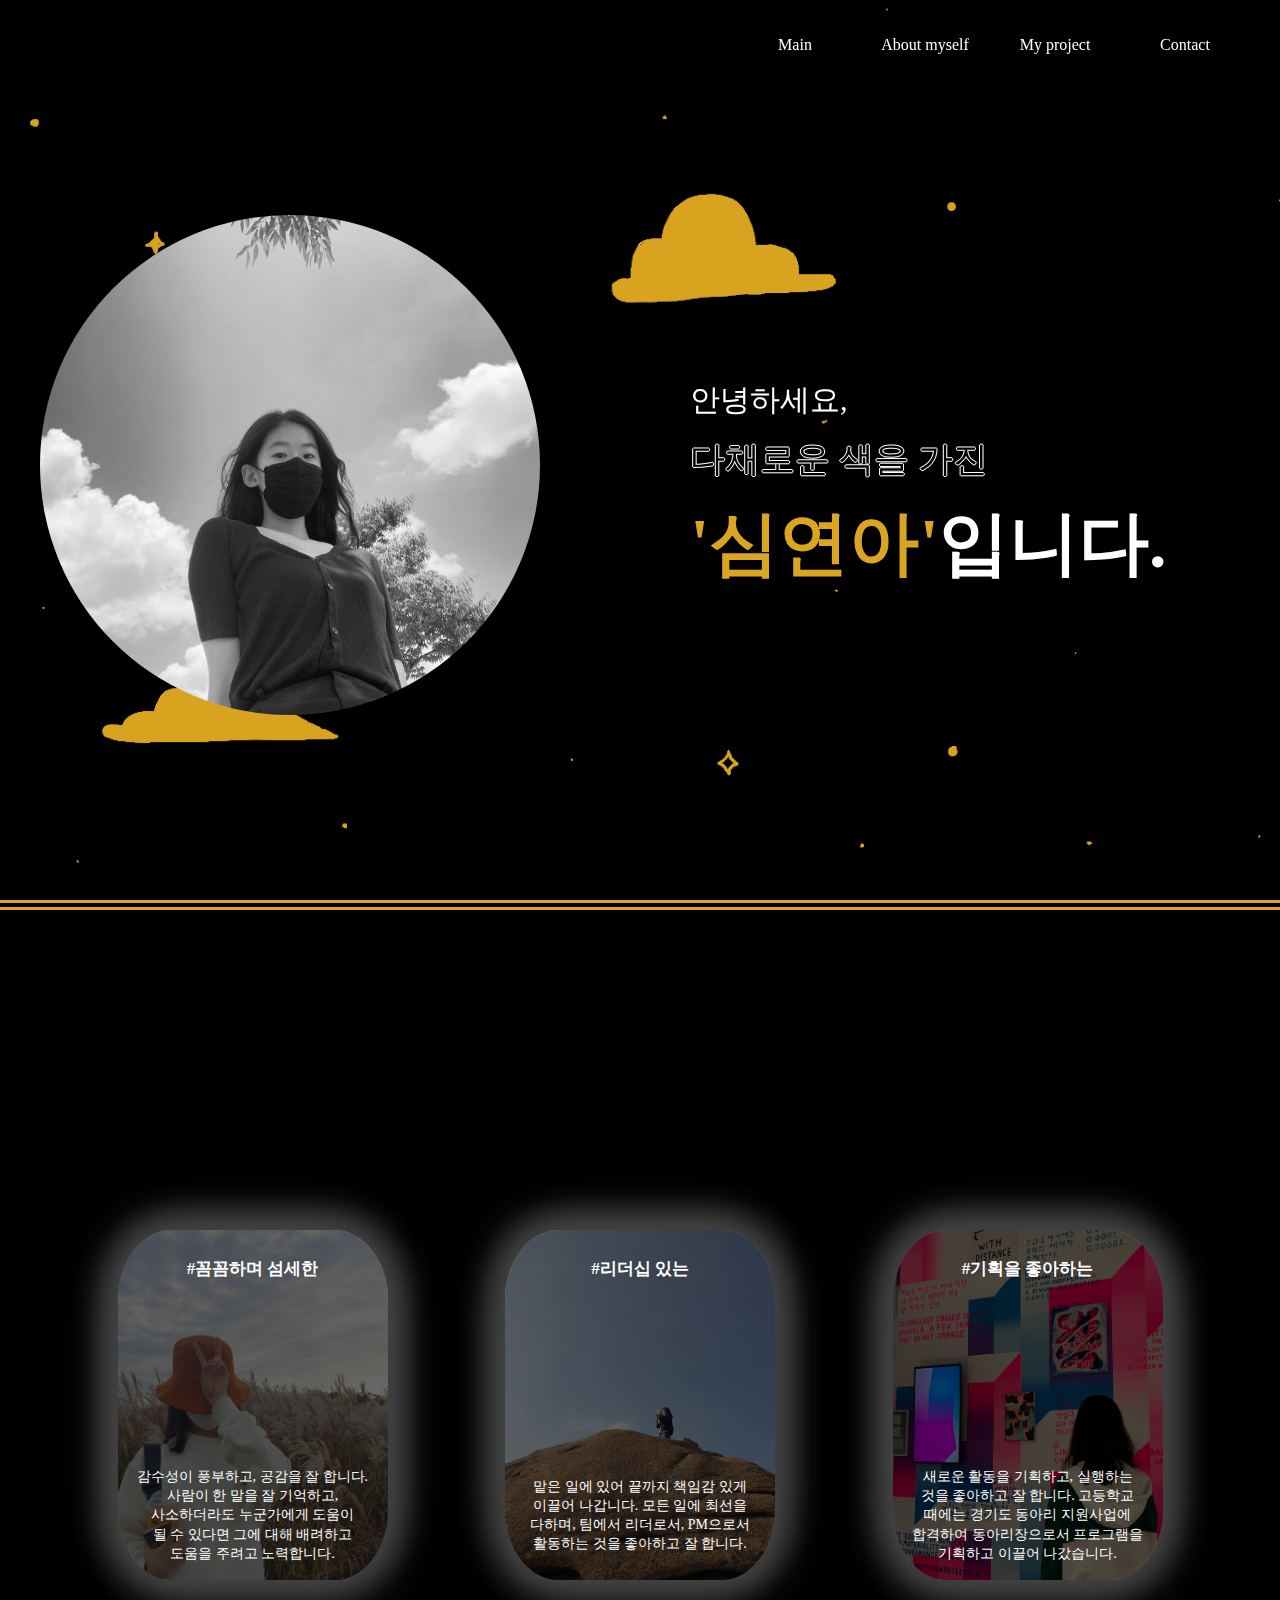
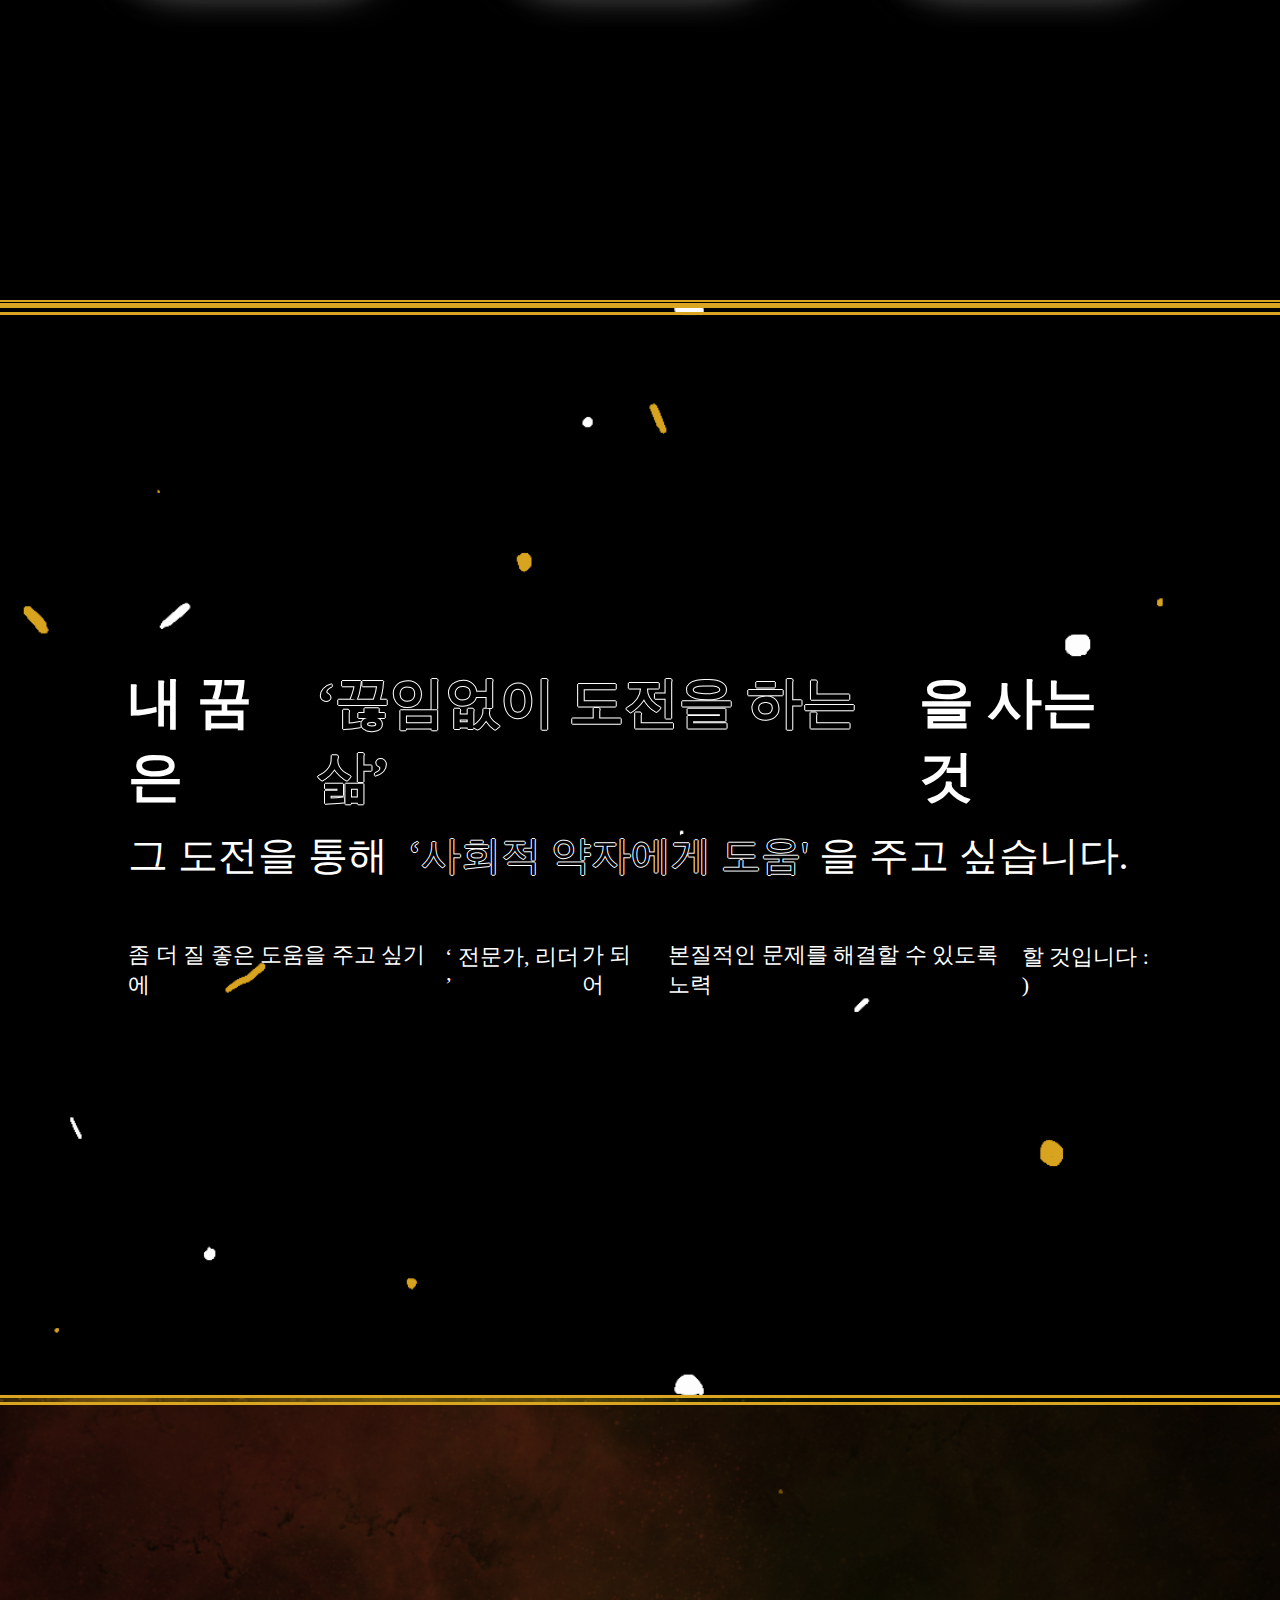
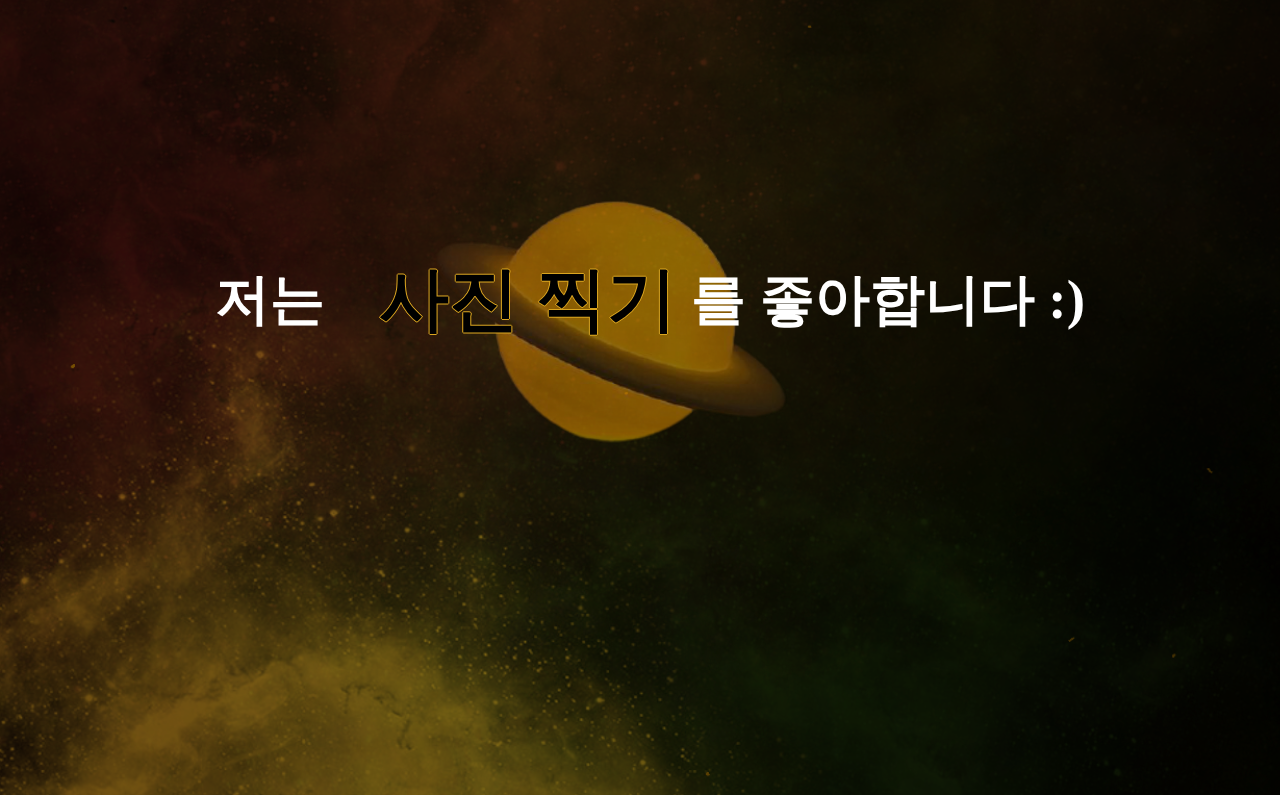
<file: About_myself/About_myself.html>
<!DOCTYPE html>
<html lang="en">

<head>
    <meta charset="UTF-8">
    <meta http-equiv="X-UA-Compatible" content="IE=edge">
    <meta name="viewport" content="width=device-width, initial-scale=1.0">
    <title>About_myself</title>
    <link rel="stylesheet" href="../Header/header.css">
    <link rel="stylesheet" href="./About_myself.css">
</head>

<body>
    <header>
        <div class="inner-container">
            <div class="header-btns"><a href="../index.html">Main</a></div>
            <div class="header-btns"><a href="../About_myself/About_myself.html">About myself</a></div>
            <div class="header-btns"><a href="../My_project/My_project.html">My project</a></div>
            <div class="header-btns"><a href="../Contact/Contact.html">Contact</a></div>
        </div>
    </header>

    <!-- header 끝 / 본문 시작 ------------------------------------ -->
    <section class="section1">
        <div class="maincontents">
            <div class="circularimg">
                <img src="../img/About-myself-maincircularimg-black.jpg">
            </div>
            <div class="titletext">
                <div class="text1">안녕하세요,</div>
                <div class="text2">다채로운 색을 가진</div>
                <div class="text3"><span>'심연아'</span>입니다.</div>

            </div>
        </div>
    </section>
    <section class="box"></section>

    <section class="section2">
        <!-- who am i  -->
        <div class="backgroundimg2"></div>
        <!-- 배경 이미지 -->
        <div class="outlinewrap">
            <!-- 전체 아웃라인 position: fixed -->
            <div class="leftbox">
                <div class="overlay"></div>
                <div class="maintitle">
                    <p>#꼼꼼하며 섬세한</p>
                </div>
                <div class="maincontents2">
                    감수성이 풍부하고, 공감을 잘 합니다. <br> 사람이 한 말을 잘 기억하고, <br>사소하더라도 누군가에게 도움이 <br>될 수 있다면 그에 대해 배려하고<br> 도움을 주려고 노력합니다.
                </div>
            </div>
            <!-- 중간 outling div -->
            <div class="centerbox">
                <div class="overlay"></div>
                <div class="maintitle">
                    <p>#리더십 있는</p>
                </div>
                <div class="maincontents2">
                    맡은 일에 있어 끝까지 책임감 있게 <br> 이끌어 나갑니다. 모든 일에 최선을 <br> 다하며, 팀에서 리더로서, PM으로서<br> 활동하는 것을 좋아하고 잘 합니다.
                </div>
            </div>
            <!-- 마지막 div -->
            <div class="rightbox">
                <div class="overlay"></div>
                <div class="maintitle">
                    <p>#기획을 좋아하는</p>
                </div>
                <div class="maincontents2">
                    새로운 활동을 기획하고, 실행하는 <br>것을 좋아하고 잘 합니다. 고등학교 <br>때에는 경기도 동아리 지원사업에 <br>합격하여 동아리장으로서 프로그램을 <br>기획하고 이끌어 나갔습니다.
                </div>
            </div>
        </div>
    </section>

    <!-- section2 끝 / section 3 시작 ----------------------- -->

    <section class="section3">
        <div class="textwrap2">
            <div class="mydream">
                <div class="mtext1">내 꿈은 </div>
                <div class="mtext2">‘끊임없이 도전을 하는 삶’</div>
                <div class="mtext1">을 사는 것 </div>
            </div>
            <div class="throughit">
                <div class="mtext1">그 도전을 통해 </div>
                <div class="mtext2">‘사회적 약자에게 도움'</div>
                <div class="mtext1">을 주고 싶습니다.</div>
            </div>
            <div class="illbecome">
                <div class="mtext1">좀 더 질 좋은 도움을 주고 싶기에 </div>
                <div class="mtext3">‘ 전문가, 리더 ’</div>
                <div class="mtext1">가 되어</div>
                <div class="mtext3">본질적인 문제를 해결할 수 있도록 노력</div>
                <div class="mtext1">할 것입니다 : ) </div>
            </div>
        </div>
    </section>

    <!-- section3 끝 / Section 4 시작 ------------------- -->

    <section class="section4">
        <div class="lightblubimg">
            <img src="../img/About-myself-section2-img_2__1_-removebg-preview.png">
        </div>
        <div class="textwrap">
            <div class="inlinetextwrap">
                <div class="lefttextbox">
                    <p>저는</p>
                </div>
                <div class="textscroll">
                    <ul class="whatIlike_ul">
                        <li class="whatIlike_txt">사진 찍기</li>
                        <li class="whatIlike_txt">춤 / 발레</li>
                        <li class="whatIlike_txt">글 쓰기</li>
                        <li class="whatIlike_txt">기획하기</li>
                        <li class="whatIlike_txt">디자인</li>
                    </ul>
                </div>
                <div class="righttextbox">
                    <p>를 좋아합니다 :)</p>
                </div>
            </div>
        </div>
    </section>



    <section class="section5"></section>



</body>

</html>
</file>
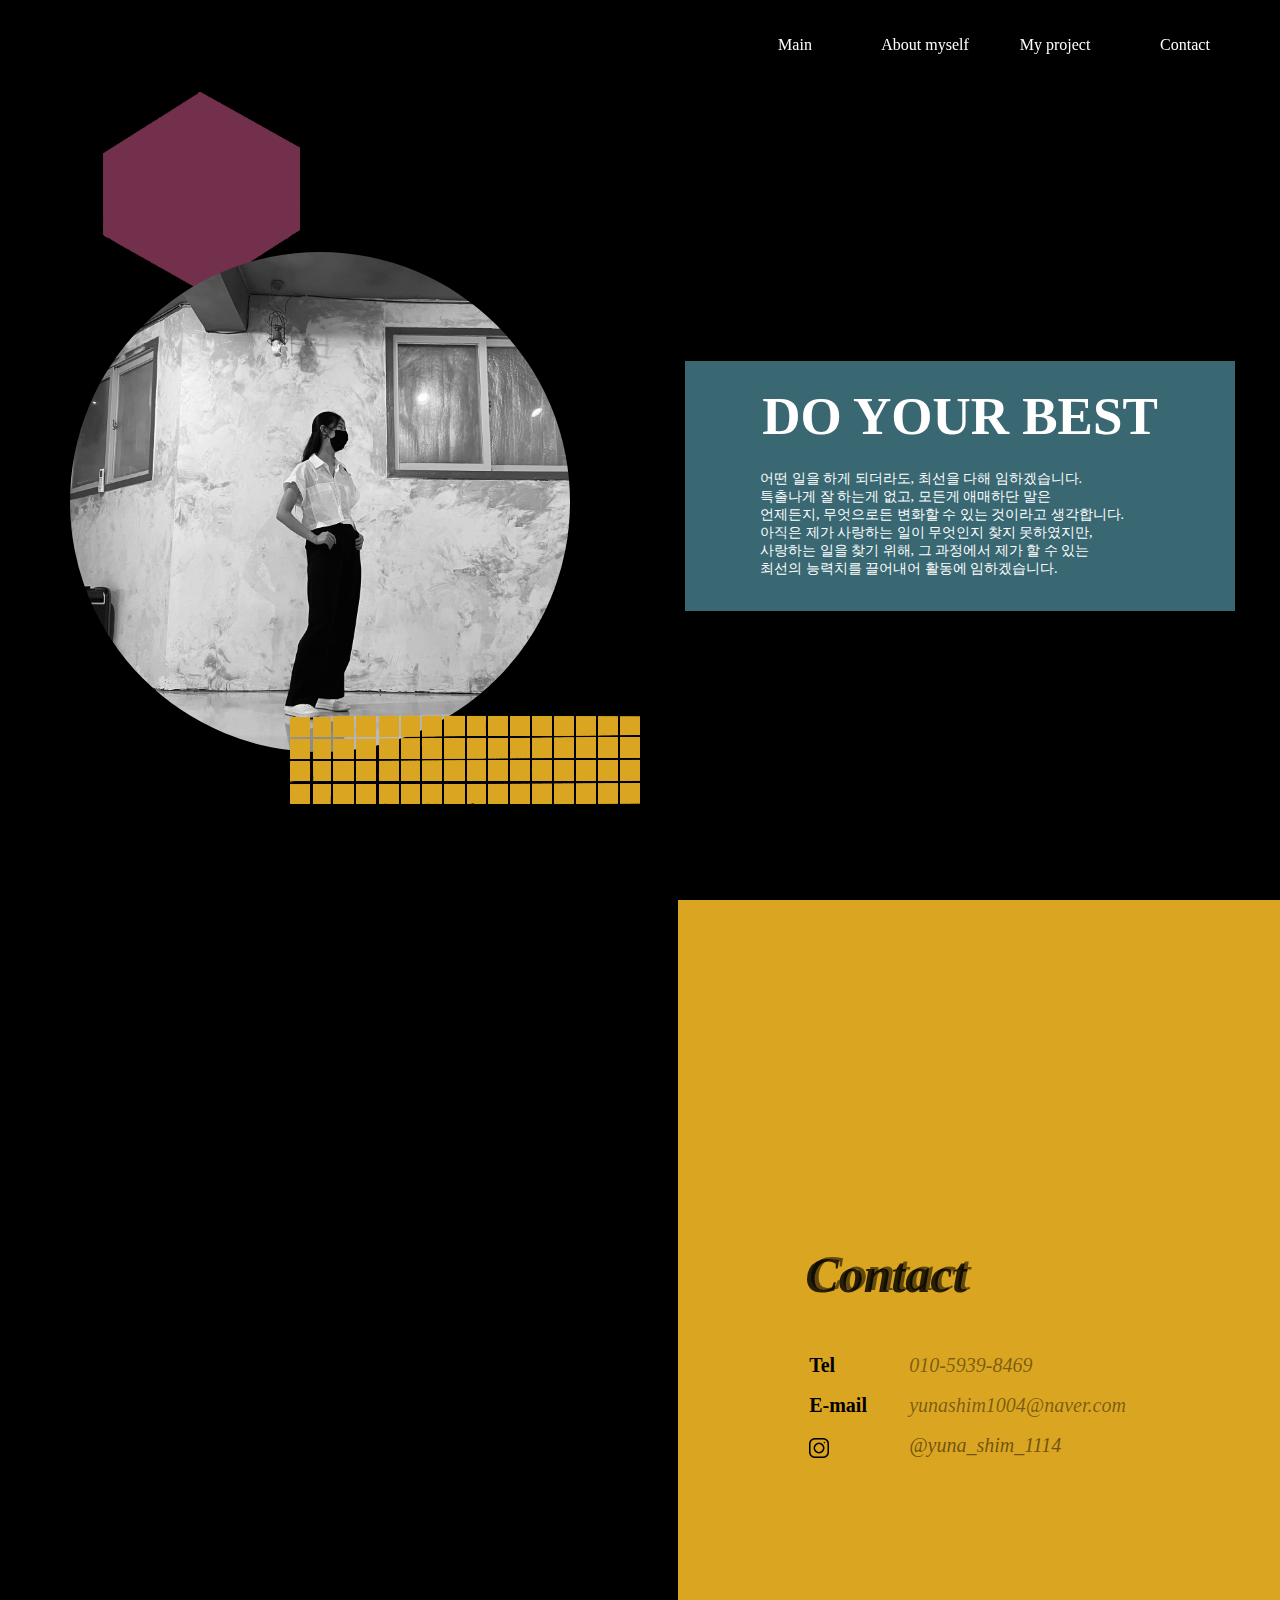
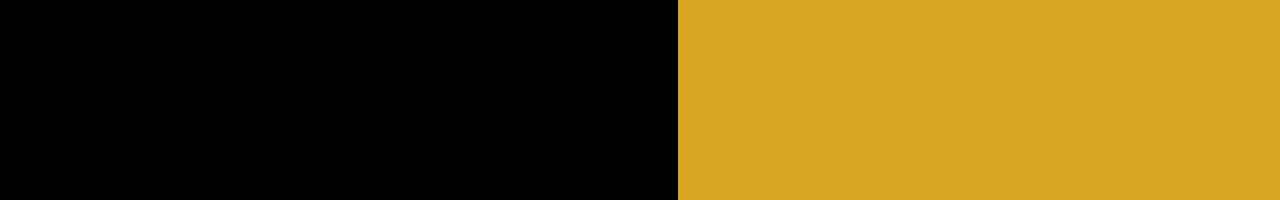
<file: Contact/Contact.html>
<!DOCTYPE html>
<html lang="en">

<head>
    <meta charset="UTF-8">
    <meta http-equiv="X-UA-Compatible" content="IE=edge">
    <meta name="viewport" content="width=device-width, initial-scale=1.0">
    <title>Contact</title>
    <link rel="stylesheet" href="../Header/header.css">
    <link rel="stylesheet" href="./Contact.css">
</head>

<body>
    <!-- header 시작---------------------------------------------------------- -->
    <header>
        <div class="inner-container">
            <div class="header-btns"><a href="../index.html">Main</a></div>
            <div class="header-btns"><a href="../About_myself/About_myself.html">About myself</a></div>
            <div class="header-btns"><a href="../My_project/My_project.html">My project</a></div>
            <div class="header-btns"><a href="../Contact/Contact.html">Contact</a></div>
        </div>
    </header>
    <!-- header 끝 본문 시작----------------------------------------------- -->

    <div style="position: relative; z-index: 10;">
        <section class="section1">
            <!-- 왼쪽 img ----------->
            <div class="fixed_img">
                <!-- main 사진 -->
                <div class="blackimg">
                    <img src="../img/contact_main_img_2.jpg">
                </div>
                <!-- 노랑색 사각형 -->
                <div class="decoyellowcircles">
                    <img src="../img/contact_decoyellowimg.png">
                </div>
                <!-- 노랑색 육각형?  -->
                <div class="backgroundbox">
                    <img src="../img/contact_decobox.png">
                </div>
            </div>
            <!-- moto 내가 가진 비전에 대한 이야기  -->
            <div class="motowrap">
                <div class="insidemotowrap">
                    <div class="my_moto">
                        <p>DO YOUR BEST</p>
                    </div>
                    <div class="motodescription">
                        <P>
                            어떤 일을 하게 되더라도, 최선을 다해 임하겠습니다. <br> 특출나게 잘 하는게 없고, 모든게 애매하단 말은<br> 언제든지, 무엇으로든 변화할 수 있는 것이라고 생각합니다. <br> 아직은 제가 사랑하는 일이 무엇인지 찾지 못하였지만, <br> 사랑하는 일을 찾기 위해, 그 과정에서 제가 할 수 있는 <br> 최선의 능력치를 끌어내어 활동에 임하겠습니다.
                        </P>
                    </div>
                </div>
            </div>
        </section>

        <section class="white_box">
        </section>

        <section class="section2">
            <div class="yellow-panel">
                <div class="textbox">
                    <div class="texttitle">
                        <p>Contact</p>
                    </div>
                    <div class="textwrap">
                        <div class="lefttextbox">
                            <ul>
                                <li>Tel</li>
                                <li>E-mail</li>
                                <li><img src="../img/instagram.png" style="width: 20px; height: 20px; margin-top: 13px;"></li>
                            </ul>
                        </div>
                        <div class="detailinfobox">
                            <ul>
                                <li>010-5939-8469</li>
                                <li>yunashim1004@naver.com</li>
                                <li><a href="https://www.instagram.com/?hl=ko" class="instagramtext">@yuna_shim_1114</a>
                                </li>
                            </ul>
                        </div>
                    </div>
                </div>
            </div>
        </section>
    </div>


</body>

</html>
</file>
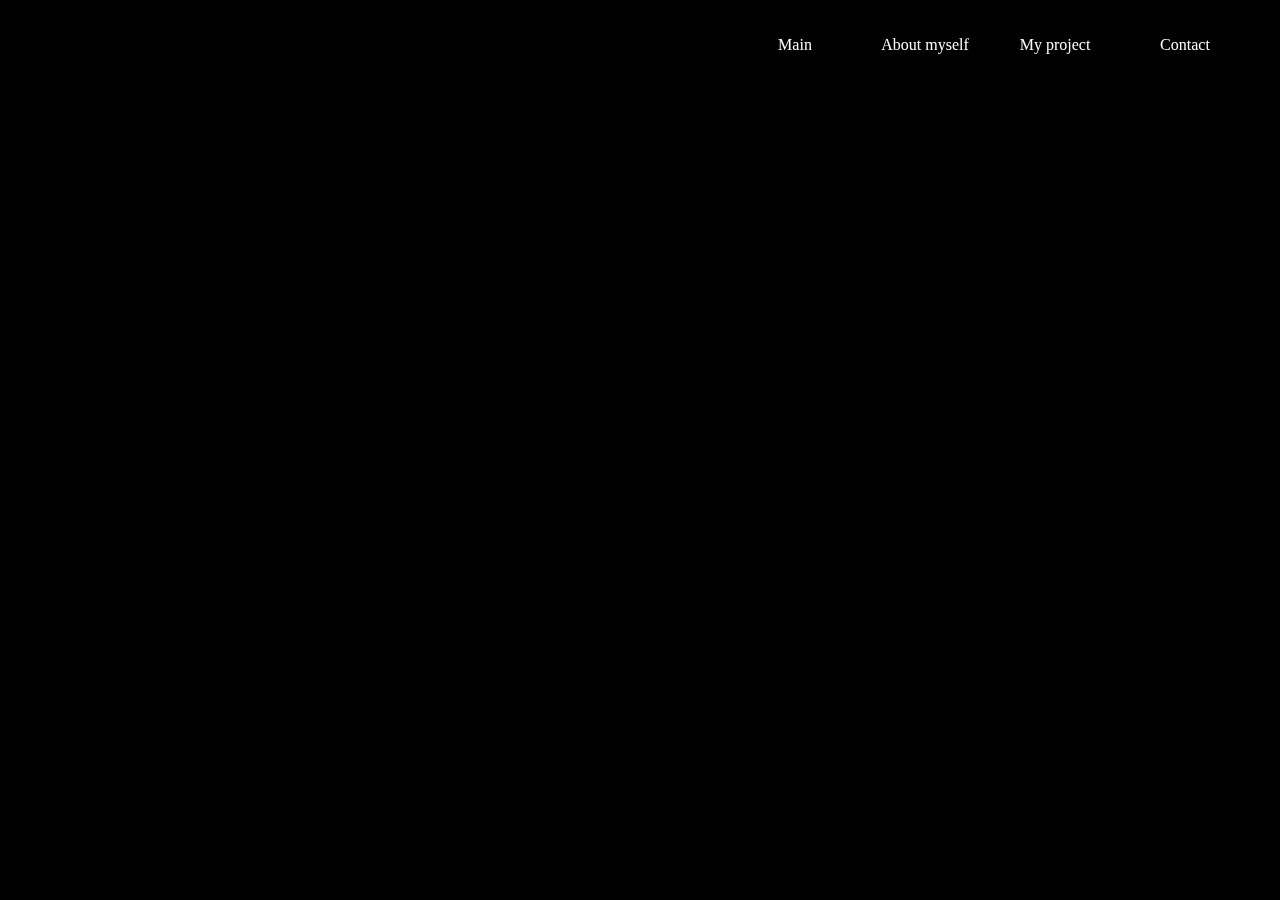
<file: Header/header.html>
<!DOCTYPE html>
<html lang="en">

<head>
    <meta charset="UTF-8">
    <meta http-equiv="X-UA-Compatible" content="IE=edge">
    <meta name="viewport" content="width=device-width, initial-scale=1.0">
    <title>Header</title>
    <link rel="stylesheet" href="./header.css">
</head>

<body>
    <header>
        <div class="inner-container">
            <div class="header-btns"><a href="../index.html">Main</a></div>
            <div class="header-btns"><a href="../About_myself/About_myself.html">About myself</a></div>
            <div class="header-btns"><a href="../My_project/My_project.html">My project</a></div>
            <div class="header-btns"><a href="../Contact/Contact.html">Contact</a></div>
        </div>
    </header>
</body>

</html>
</file>
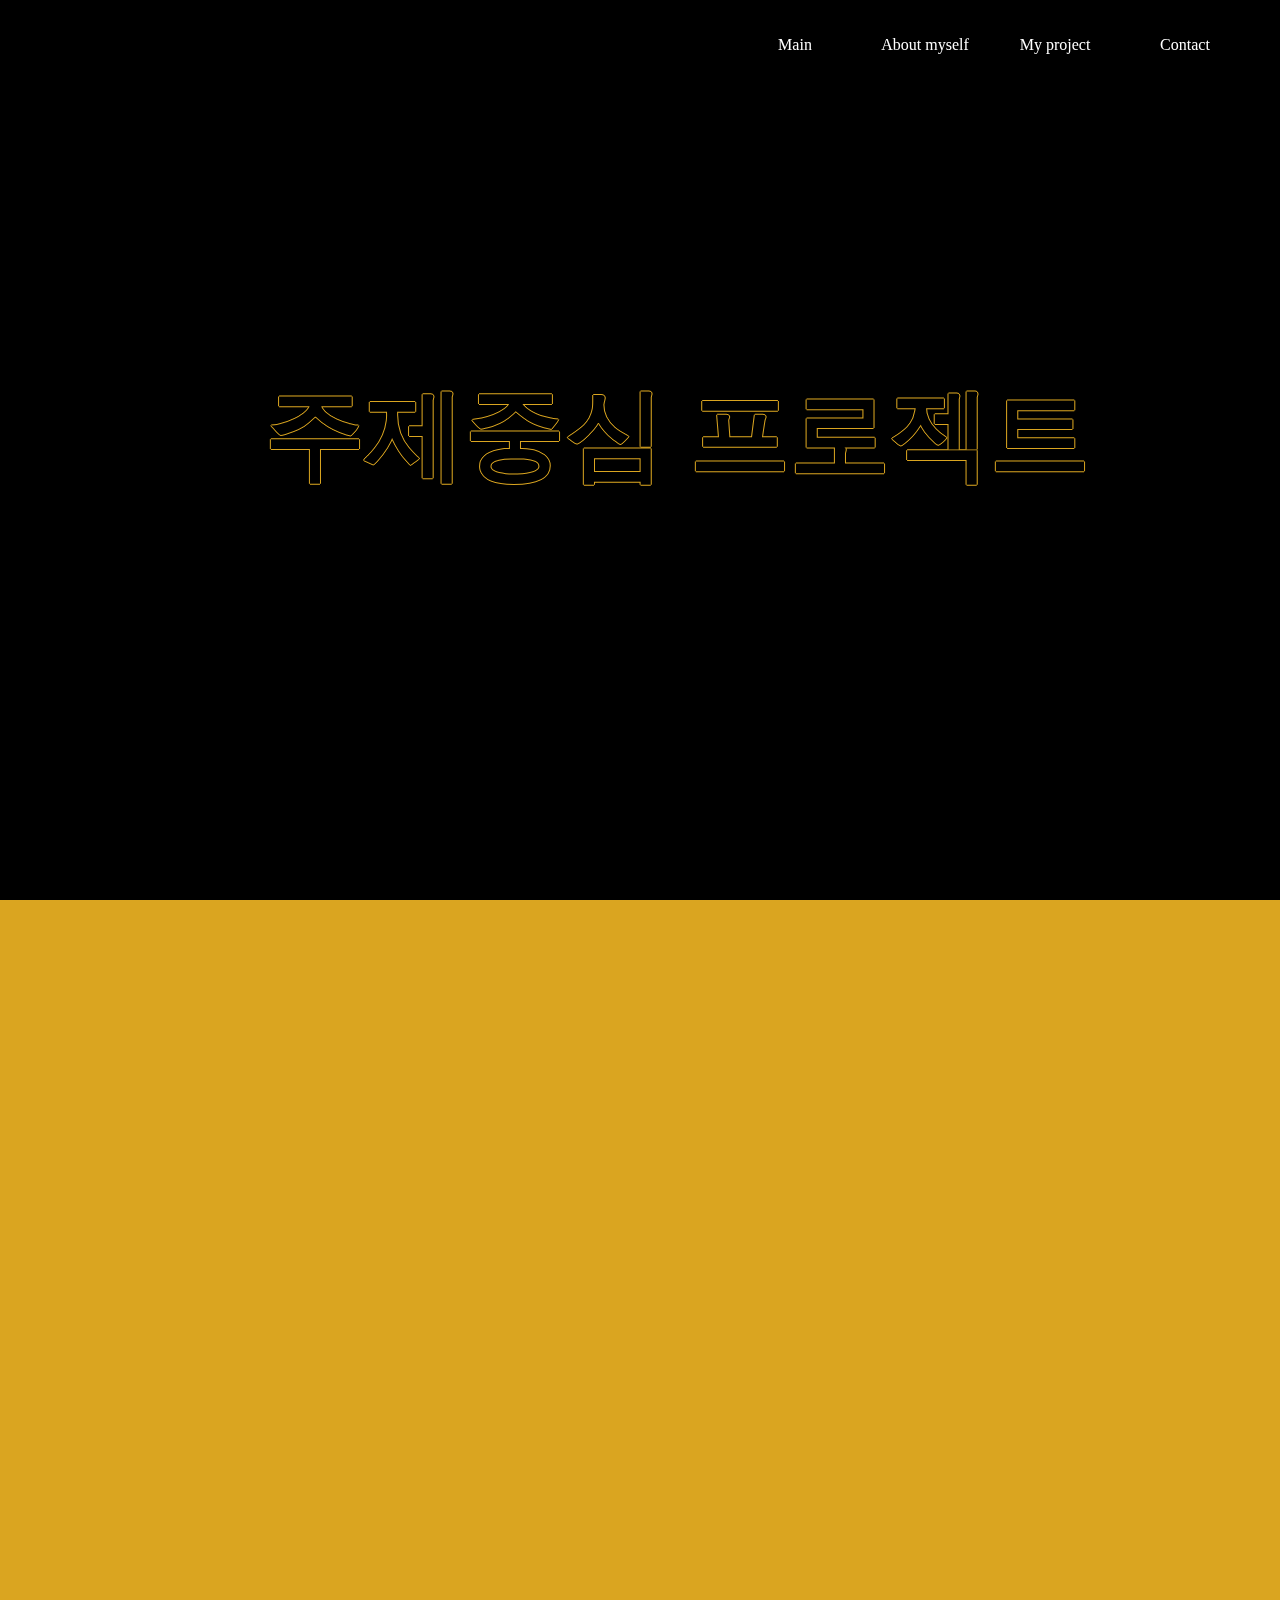
<file: My_project/My_project.html>
<!DOCTYPE html>
<html lang="en">

<head>
    <meta charset="UTF-8">
    <meta http-equiv="X-UA-Compatible" content="IE=edge">
    <meta name="viewport" content="width=device-width, initial-scale=1.0">
    <title>My project</title>
    <link rel="stylesheet" href="../Header/header.css">
    <link rel="stylesheet" href="./My_project.css">
</head>

<body>
    <header>
        <div class="inner-container">
            <div class="header-btns"><a href="../index.html">Main</a></div>
            <div class="header-btns"><a href="../About_myself/About_myself.html">About myself</a></div>
            <div class="header-btns"><a href="../My_project/My_project.html">My project</a></div>
            <div class="header-btns"><a href="../Contact/Contact.html">Contact</a></div>
        </div>
    </header>
    <!-- header 끝 / 본문 시작 --------------------------------------------------- -->
    <section class="section1">
        <div class="name">
            <ul class="name_ul">
                <li class="name_txt">주제중심 프로젝트</li>
                <li class="name_txt">개인주제 프로젝트</li>
                <li class="name_txt">문제정의 프로젝트</li>
            </ul>
        </div>
    </section>
    <section class="box"></section>
    <section class="section2">
        <div class="text_box">

        </div>
    </section>
    <section class="section3"></section>
    <section class="section4"></section>
    <section class="section5"></section>

</body>

</html>
</file>
<file: Header/header.css>
@font-face {
    font-family: 'Bona Nova';
    src: url('https://fonts.googleapis.com/css2?family=Bona+Nova&display=swap');
    font-weight: normal;
    font-style: normal;
}

body {
    margin: 0;
    background-color: black;
}

header {
    position: fixed;
    display: flex;
    width: 100%;
    height: 10vh;
    z-index: 99;
    /* background-color: black; */
    justify-content: flex-end;
}

.inner-container {
    display: flex;
    position: relative;
    align-items: center;
    text-align: center;
    width: 520px;
    font-family: 'Bona Nova';
    font-weight: 500;
    font-size: 16px;
    right: 30px;
}

.header-btns {
    display: flex;
    flex-direction: column;
    justify-content: center;
    width: 130px;
    text-align: center;
}

.header-btns a {
    text-decoration: none;
    color: white;
}

.header-btns :hover {
    color: goldenrod;
    transform: scale(1.1);
}
</file>
<file: About_myself/About_myself.css>
body {
    margin: 0px;
}

@font-face {
    font-family: 'Bona Nova';
    src: url('https://fonts.googleapis.com/css2?family=Bona+Nova&display=swap');
    font-weight: normal;
    font-style: normal;
}


/* header {
    background-color: black;
} */


/* 기본 세팅 끝 :) 본문 시작 -------------------------------- */

.section1 {
    display: flex;
    position: fixed;
    align-items: center;
    justify-content: center;
    width: 100%;
    height: 100vh;
    background-image: url(../img/About-myself-gif.gif);
    background-size: cover;
}

.maincontents {
    display: flex;
    position: absolute;
    align-items: center;
    justify-content: center;
    width: 100%;
    height: 90vh;
    margin-top: 10vh;
    /* border: blue 2px solid; */
}

.circularimg {
    display: flex;
    position: relative;
    left: -100px;
    top: -30px;
    /* border: slateblue solid 2px; */
}

.circularimg>img {
    width: 500px;
    height: 500px;
    border-radius: 50%;
}


/* 이미지 끝, 텍스트 시작 --------------- */

.titletext {
    display: flex;
    flex-direction: column;
    align-items: left;
    position: relative;
    text-align: right;
    font-family: 'Bona Nova';
    width: 500px;
    height: 250px;
    color: white;
    right: -50px;
    line-height: 60px;
    z-index: 100;
    /* border: purple 2px solid; */
}

.text1 {
    display: flex;
    text-align: right;
    margin: 0px;
    font-size: 30px;
    font-weight: 400;
    /* border: salmon 2px solid; */
}

.text2 {
    display: flex;
    text-align: right;
    margin: 0px;
    font-size: 35px;
    font-weight: 500;
    color: black;
    text-shadow: -1px 0 white, 0 1px white, 1px 0 white, 0 -1px white;
    /* border: green 2px solid; */
}

.text3 {
    display: flex;
    text-align: right;
    margin: 0px;
    margin-top: 24px;
    font-size: 70px;
    font-weight: 600;
    background-image: linear-gradient(transparent calc(100% - 3px), #000 3px);
    background-repeat: no-repeat;
    background-size: 0% 100%;
    transition: background-size 1s;
    /* border: turquoise 2px solid; */
}

.text3>span {
    color: goldenrod;
}

.text3:hover {
    background-size: 100% 100%;
    background-image: linear-gradient(transparent 60%, goldenrod 40%);
}

.text3:hover span {
    cursor: pointer;
    color: black;
    text-shadow: -1px 0 white, 0 1px white, 1px 0 white, 0 -1px white;
}


/* section 1 끝 / section 2 시작 ------------------------------------------ */

.box {
    height: 100vh;
    width: 100%;
}


/* section 2 ------------------------------------------------------- */

.section2 {
    display: flex;
    position: relative;
    background-color: black;
    border-top: goldenrod double 10px;
    border-bottom: goldenrod double 5px;
    align-items: center;
    justify-content: center;
    width: 100%;
    height: 110vh;
}

.outlinewrap {
    display: flex;
    position: absolute;
    align-items: center;
    justify-content: space-evenly;
    flex-direction: row;
    width: 100%;
    height: 350px;
    /* border: red 2px solid; */
    font-family: 'Bona Nova';
}

.maintitle {
    display: flex;
    position: relative;
    font-size: 17px;
    font-weight: 600;
    /* border: springgreen 2px solid; */
    top: 10px;
}

.maincontents2 {
    display: flex;
    position: relative;
    width: 250px;
    height: 130px;
    font-size: 14px;
    font-weight: 300;
    justify-content: center;
    align-items: center;
    margin: 0px;
    line-height: 1.2rem;
}

.leftbox {
    display: flex;
    position: relative;
    align-items: center;
    justify-content: space-between;
    flex-direction: column;
    text-align: center;
    box-shadow: 10px 10px 40px rgb(68, 68, 68), -10px -10px 40px rgb(68, 68, 68), -10px 10px 40px rgb(68, 68, 68), 10px -10px 40px rgb(68, 68, 68);
    border-radius: 20%;
    background-color: black;
    color: white;
    width: 270px;
    height: 350px;
    background-image: url(../img/About_myself\ 2.jpg);
    background-repeat: none;
    background-size: cover;
    background-color: rgba(0, 0, 0, 0.678);
}

.centerbox {
    display: flex;
    position: relative;
    align-items: center;
    justify-content: space-between;
    flex-direction: column;
    text-align: center;
    box-shadow: 10px 10px 40px rgb(68, 68, 68), -10px -10px 40px rgb(68, 68, 68), -10px 10px 40px rgb(68, 68, 68), 10px -10px 40px rgb(68, 68, 68);
    border-radius: 20%;
    background-color: black;
    color: white;
    width: 270px;
    height: 350px;
    background-image: url(../img/About-myself\ 2-2.jpg);
    background-repeat: none;
    background-size: cover;
}

.rightbox {
    display: flex;
    position: relative;
    align-items: center;
    justify-content: space-between;
    flex-direction: column;
    text-align: center;
    border-radius: 20%;
    background-color: black;
    box-shadow: 10px 10px 40px rgb(68, 68, 68), -10px -10px 40px rgb(68, 68, 68), -10px 10px 40px rgb(68, 68, 68), 10px -10px 40px rgb(68, 68, 68);
    color: white;
    width: 270px;
    height: 350px;
    background-image: url(../img/About-myself\ 2-3.jpg);
    background-repeat: none;
    background-size: cover;
}

.overlay {
    position: absolute;
    top: 0px;
    left: 0px;
    width: 100%;
    height: 100%;
    background-color: rgba(0, 0, 0, 0.6);
    border-radius: 20%;
}

.leftbox:hover {
    transform: scale(1.1);
}

.centerbox:hover {
    transform: scale(1.1);
}

.rightbox:hover {
    transform: scale(1.1);
}


/* section 2 끝/ section 3 시작 --------------------------- */

.section3 {
    display: flex;
    position: relative;
    border-top: goldenrod double 10px;
    /* border-bottom: white double 5px; */
    background: black;
    width: 100%;
    height: 120vh;
    justify-content: center;
    align-items: center;
    font-family: 'Bona Nova';
    background-image: url(../img/About-myself-gif-Mydream.gif);
    background-size: cover;
}

.textwrap2 {
    display: flex;
    flex-direction: column;
    position: absolute;
    justify-content: space-evenly;
    align-items: center;
    width: 100%;
    height: 360px;
    /* border: tomato 2px solid; */
}

.mydream {
    display: flex;
    position: relative;
    flex-direction: row;
    justify-content: flex-start;
    align-items: center;
    height: 100px;
    width: 80%;
    font-size: 55px;
    font-weight: 600;
    color: white;
    /* border: yellowgreen 2px solid; */
}

.mtext1 {
    display: flex;
    position: relative;
    /* border: palevioletred 2px solid; */
}

.mtext2 {
    display: flex;
    position: relative;
    /* border: palegreen 2px solid; */
    padding-left: 20px;
    padding-right: 10px;
    color: black;
    text-shadow: -1px 0 white, 0 1px white, 1px 0 white, 0 -1px white;
}

.mtext3 {
    display: flex;
    position: relative;
    /* border: palegreen 2px solid; */
    padding-left: 20px;
    color: white;
    text-shadow: -0.5px 0 white, 0 0.5px white, 0.5px 0 white, 0 -px white;
}

.mtext2:hover {
    cursor: pointer;
    text-shadow: -1px 0 goldenrod, 0 1px goldenrod, 1px 0 goldenrod, 0 -1px goldenrod;
}

.mtext3:hover {
    color: goldenrod;
}

.throughit {
    display: flex;
    position: relative;
    flex-direction: row;
    justify-content: flex-start;
    align-items: center;
    font-family: 'Bona Nova';
    height: 100px;
    width: 80%;
    font-size: 40px;
    font-weight: 400;
    color: white;
    /* border: blue 2px solid; */
}

.illbecome {
    display: flex;
    position: relative;
    flex-direction: row;
    justify-content: flex-start;
    align-items: center;
    font-family: 'Bona Nova';
    height: 100px;
    width: 80%;
    font-size: 22px;
    font-weight: 300;
    color: white;
    /* border: orangered 2px solid; */
}


/* section 3 끝 / section 4 시작 ---------------------------- */

.section4 {
    display: flex;
    position: relative;
    border-top: goldenrod double 10px;
    /* border-bottom: white double 5px; */
    background: black;
    width: 100%;
    height: 110vh;
    justify-content: center;
    align-items: center;
    background-image: url(../img/About-myself-2-backgroundimg.png);
    background-size: cover;
}

.lightblubimg {
    display: flex;
    position: relative;
    object-fit: cover;
    opacity: 0.5;
    width: 600px;
    height: 600px;
    /* left: -450px;
    bottom: -80px; */
    /* border: blue 2px solid; */
}

.textwrap {
    display: flex;
    position: absolute;
    justify-content: center;
    align-items: center;
    width: 100%;
    height: 300px;
    /* background-color: black; */
    /* border: tomato 2px solid; */
}

.inlinetextwrap {
    display: flex;
    position: relative;
    align-items: center;
    justify-content: space-evenly;
    flex-direction: row;
    width: 870px;
    height: 300px;
    right: -10px;
    /* border: turquoise 2px solid; */
}

.lefttextbox {
    display: flex;
    position: relative;
    font-family: 'Bona Nova';
    font-size: 55px;
    font-weight: 600;
    color: white;
    /* border: thistle 2px solid; */
}

.textscroll {
    margin: auto;
    font-size: 70px;
    font-weight: bolder;
    height: 1.2em;
    line-height: 1.2em;
    overflow: hidden;
    /* border: red 2px solid; */
}

.whatIlike_ul {
    margin-top: 0;
    animation-name: Textrolling;
    animation-duration: 8s;
    animation-iteration-count: infinite;
    animation-direction: reverse;
    text-align: right;
}

.whatIlike_txt {
    list-style-type: none;
    color: black;
    text-shadow: -1px 0 goldenrod, 0 1px goldenrod, 1px 0 goldenrod, 0 -1px goldenrod;
}

.righttextbox {
    display: flex;
    position: relative;
    font-family: 'Bona Nova';
    font-size: 55px;
    font-weight: 600;
    color: white;
    /* border: thistle 2px solid; */
}


/* CSS Animation --------------------------------------- */

@keyframes Textrolling {
    0% {
        transform: translateY(0);
    }
    20% {
        transform: translateY(-20%);
    }
    40% {
        transform: translateY(-40%);
    }
    60% {
        transform: translateY(-60%);
    }
    80% {
        transform: translateY(-80%);
    }
    100% {
        transform: translateY(-100%);
    }
}
</file>
<file: Contact/Contact.css>
body {
    margin: 0;
    background-color: black;
}

@font-face {
    font-family: 'Bona Nova';
    src: url('https://fonts.googleapis.com/css2?family=Bona+Nova&display=swap');
    font-weight: normal;
    font-style: normal;
}


/* header 속성 변환 -------------------------------------- */

.header-btns :hover {
    color: black;
    transform: scale(1.1);
    background-color: rgba(218, 165, 32, 0.836);
}


/* section1 ------------------------------------------------ */

.section1 {
    display: flex;
    position: fixed;
    width: 100%;
    height: 100vh;
    top: 8vh;
    justify-content: center;
    z-index: 1;
}


/* section 1 자식요소 -1 / img------------------------------------ */

.fixed_img {
    display: flex;
    position: absolute;
    width: 50%;
    height: 100vh;
    left: 0px;
    flex-direction: column;
    align-items: center;
    justify-content: center;
}

.blackimg {
    display: flex;
    position: relative;
    width: 500px;
    height: 500px;
    bottom: 20px;
}

.blackimg>img {
    width: 500px;
    height: 500px;
    border-radius: 50%;
}

.decoyellowcircles {
    display: flex;
    position: absolute;
    right: 0px;
    bottom: 18vh;
}

.decoyellowcircles>img {
    width: 350px;
    height: 100px;
}

.backgroundbox {
    display: flex;
    position: absolute;
    left: 100px;
    top: 20px;
    z-index: -1;
}

.backgroundbox>img {
    width: 200px;
    height: 200px;
}


/* section 1 자식요소 - 2 / moto ------------------------------- */

.motowrap {
    display: flex;
    position: absolute;
    flex-direction: column;
    justify-content: center;
    align-items: center;
    width: 50%;
    height: 92vh;
    right: 0px;
}

.insidemotowrap {
    display: flex;
    position: absolute;
    flex-direction: column;
    justify-content: space-evenly;
    align-items: center;
    width: 550px;
    height: 250px;
    background-color: #396873;
}

.my_moto {
    display: flex;
    position: relative;
    justify-content: center;
    align-items: center;
    text-align: center;
    width: 550px;
    height: 60px;
    top: 8px;
    /* border: red 2px solid; */
}

.my_moto>p {
    margin: 0;
    font-size: 53px;
    font-family: 'Bona Nova';
    font-weight: 600;
    color: white;
}

.my_moto :hover {
    cursor: pointer;
    transform: scale(1.1);
    background-size: 100% 100%;
    background-image: linear-gradient(transparent 70%, #2d525a 40%);
}

.motodescription {
    display: flex;
    position: relative;
    justify-content: center;
    align-items: center;
    text-align: flex-start;
    width: 550px;
    height: 140px;
    /* border: palevioletred 2px solid; */
}

.motodescription>p {
    width: 400px;
    margin: 0px;
    font-size: 14px;
    font-family: 'Bona Nova';
    font-weight: 200;
    color: white;
    /* border: deeppink 2px solid; */
}


/* white box ----------------------------------------------*/

.white_box {
    display: flex;
    height: 100vh;
    width: 47%;
    z-index: 99;
}


/* section 2 ----------------------------------------------- */

.section2 {
    position: relative;
    display: flex;
    justify-content: center;
    align-items: center;
    width: 47%;
    height: 100vh;
    padding-left: 53%;
    z-index: 99;
}

.yellow-panel {
    display: flex;
    position: relative;
    height: 100%;
    width: 100%;
    background-color: goldenrod;
}

.textbox {
    display: flex;
    flex-direction: column;
    position: absolute;
    align-items: center;
    justify-content: center;
    text-align: start;
    width: 100%;
    height: 100vh;
    font-family: 'Bona Nova';
}

.texttitle {
    display: flex;
    font-size: 50px;
    position: relative;
    align-items: center;
    font-style: italic;
    font-weight: 600;
    text-shadow: 4px -2px rgba(0, 0, 0, 0.548);
    color: rgba(0, 0, 0, 0.815);
    width: 380px;
    height: 100px;
    left: 16px;
    /* border: blueviolet 2px solid; */
}

.textwrap {
    display: flex;
    flex-direction: row;
    position: relative;
    width: 380px;
    height: 150px;
    font-size: 20px;
    line-height: 40px;
    left: 20px;
    /* border: springgreen 2px solid; */
}

.lefttextbox {
    display: flex;
    width: 100px;
    height: 150px;
    /* border: plum 2px solid; */
}

.lefttextbox>ul {
    list-style: none;
    padding-left: 0px;
    font-weight: 700;
}

.detailinfobox {
    display: flex;
    width: 280px;
    height: 150px;
    color: rgba(0, 0, 0, 0.452);
    /* border: blue 2px solid; */
}

.instagramtext {
    text-decoration: none;
    color: rgba(0, 0, 0, 0.514);
}

.detailinfobox>ul {
    list-style: none;
    padding-left: 0px;
    font-style: italic;
}

.detailinfobox>ul :hover {
    cursor: pointer;
    color: black;
    font-weight: 600;
}
</file>
<file: My_project/My_project.css>
body {
    margin: 0;
}

@font-face {
    font-family: 'Bona Nova';
    src: url('https://fonts.googleapis.com/css2?family=Bona+Nova&display=swap');
    font-weight: normal;
    font-style: normal;
}

.section1 {
    height: 100vh;
    width: 100vw;
    position: fixed;
    z-index: -10;
    display: flex;
    flex-direction: column;
    align-items: center;
    justify-content: center;
    font-family: 'Bona Nova';
    text-align: center;
}

.name {
    margin: auto;
    font-size: 100px;
    font-weight: bolder;
    line-height: 1.2em;
    overflow: hidden;
    width: 900px;
    height: 150px;
}

.name_ul {
    margin-top: 0;
    animation-name: Textrolling;
    animation-duration: 5s;
    animation-iteration-count: infinite;
    animation-direction: reverse;
    text-align: right;
}

.name_txt {
    list-style-type: none;
    width: 100%;
    height: 150px;
    color: black;
    text-shadow: -1px 0 goldenrod, 0 1px goldenrod, 1px 0 goldenrod, 0 -1px goldenrod;
}

.box {
    height: 100vh;
    width: 100%;
    /* background-color: ; */
}

#Text_Box {
    background-color: blue;
    border-radius: 20px;
    background: #333333;
    box-shadow: 20px 20px 40px #262626, -20px -20px 40px #404040;
    width: 70vw;
    height: 70vh;
}

#Text_Box:hover {
    background: linear-gradient(145deg, #2e2e2e, #373737);
}

#Text_Box:active {
    background: #333333;
    box-shadow: inset 20px 20px 40px #262626, inset -20px -20px 40px #404040;
}

.section3 {
    display: flex;
    width: 100%;
    height: 100vh;
    background-color: goldenrod;
}


/* Animation */

@keyframes Textrolling {
    0% {
        transform: translateY(0);
    }
    25% {
        transform: translateY(-33%);
    }
    50% {
        transform: translateY(-33%);
    }
    75% {
        transform: translateY(-66%);
    }
    100% {
        transform: translateY(-66%);
    }
}
</file>
